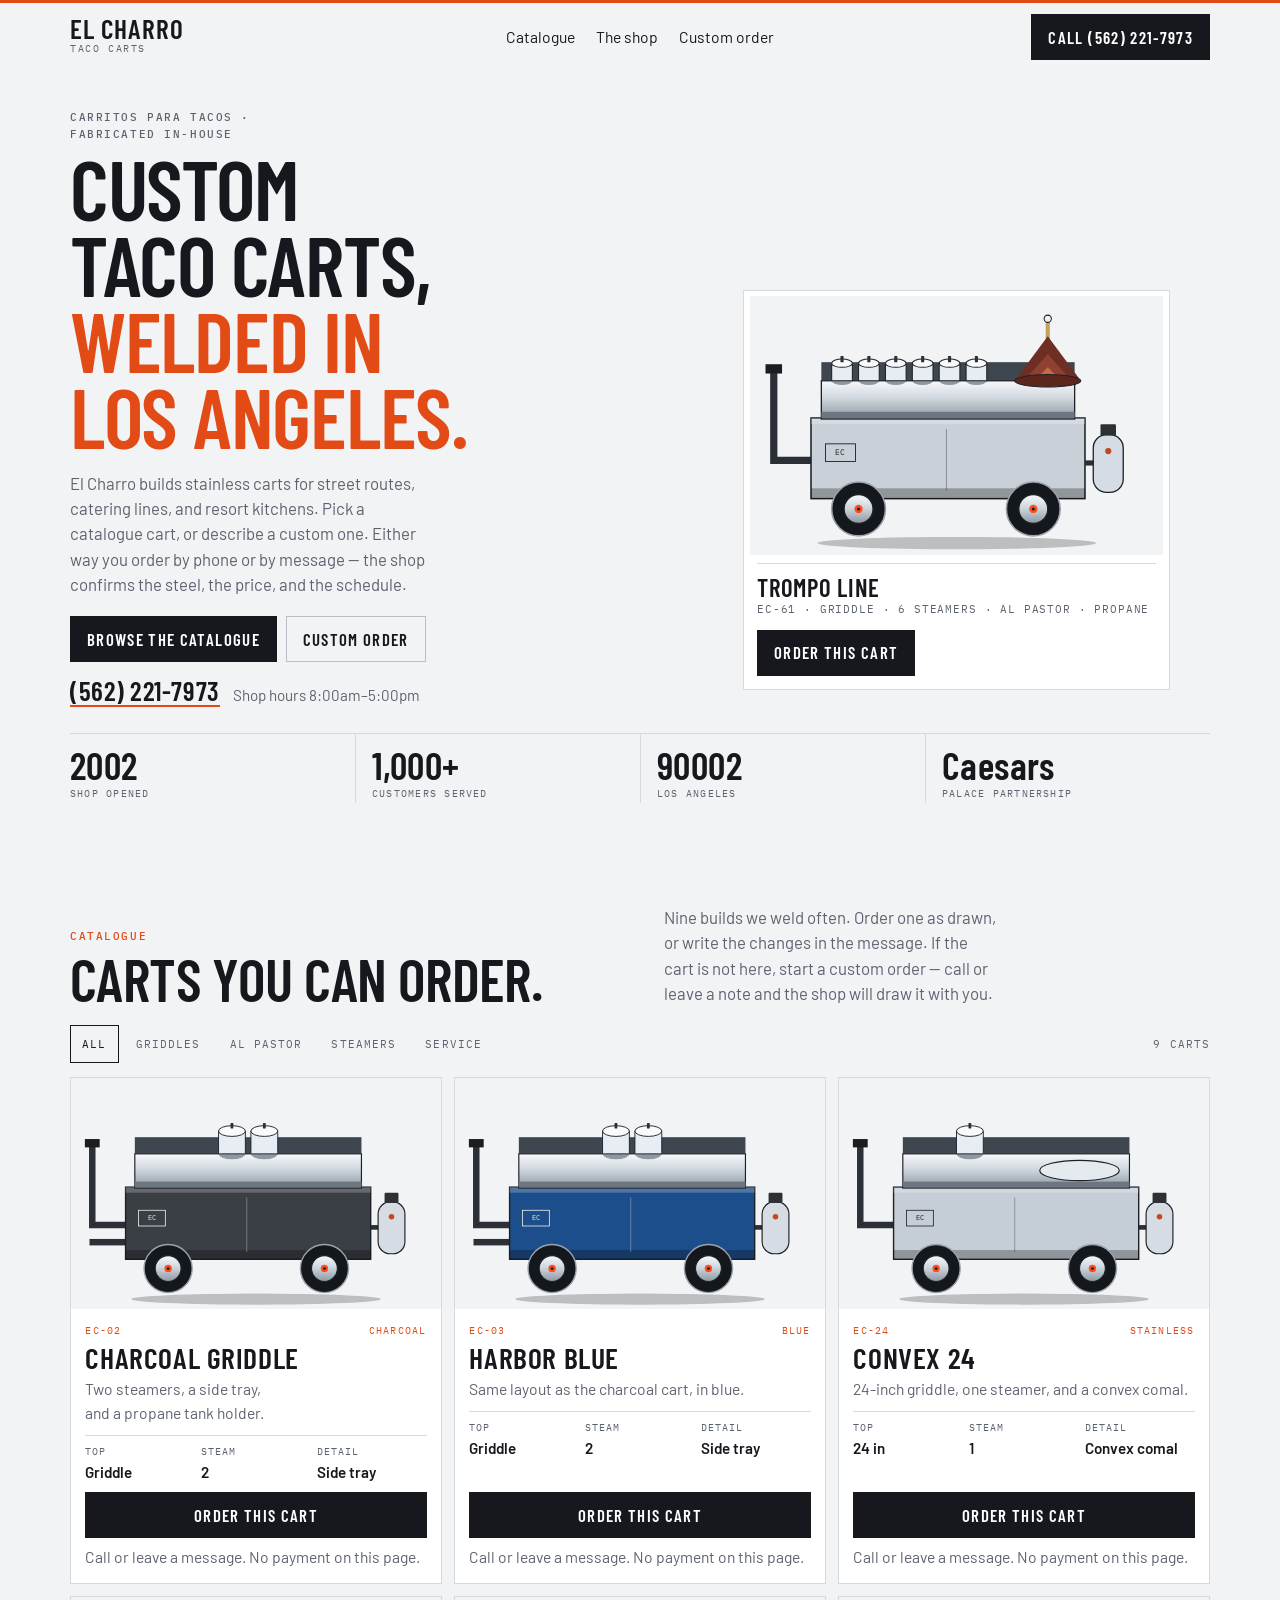
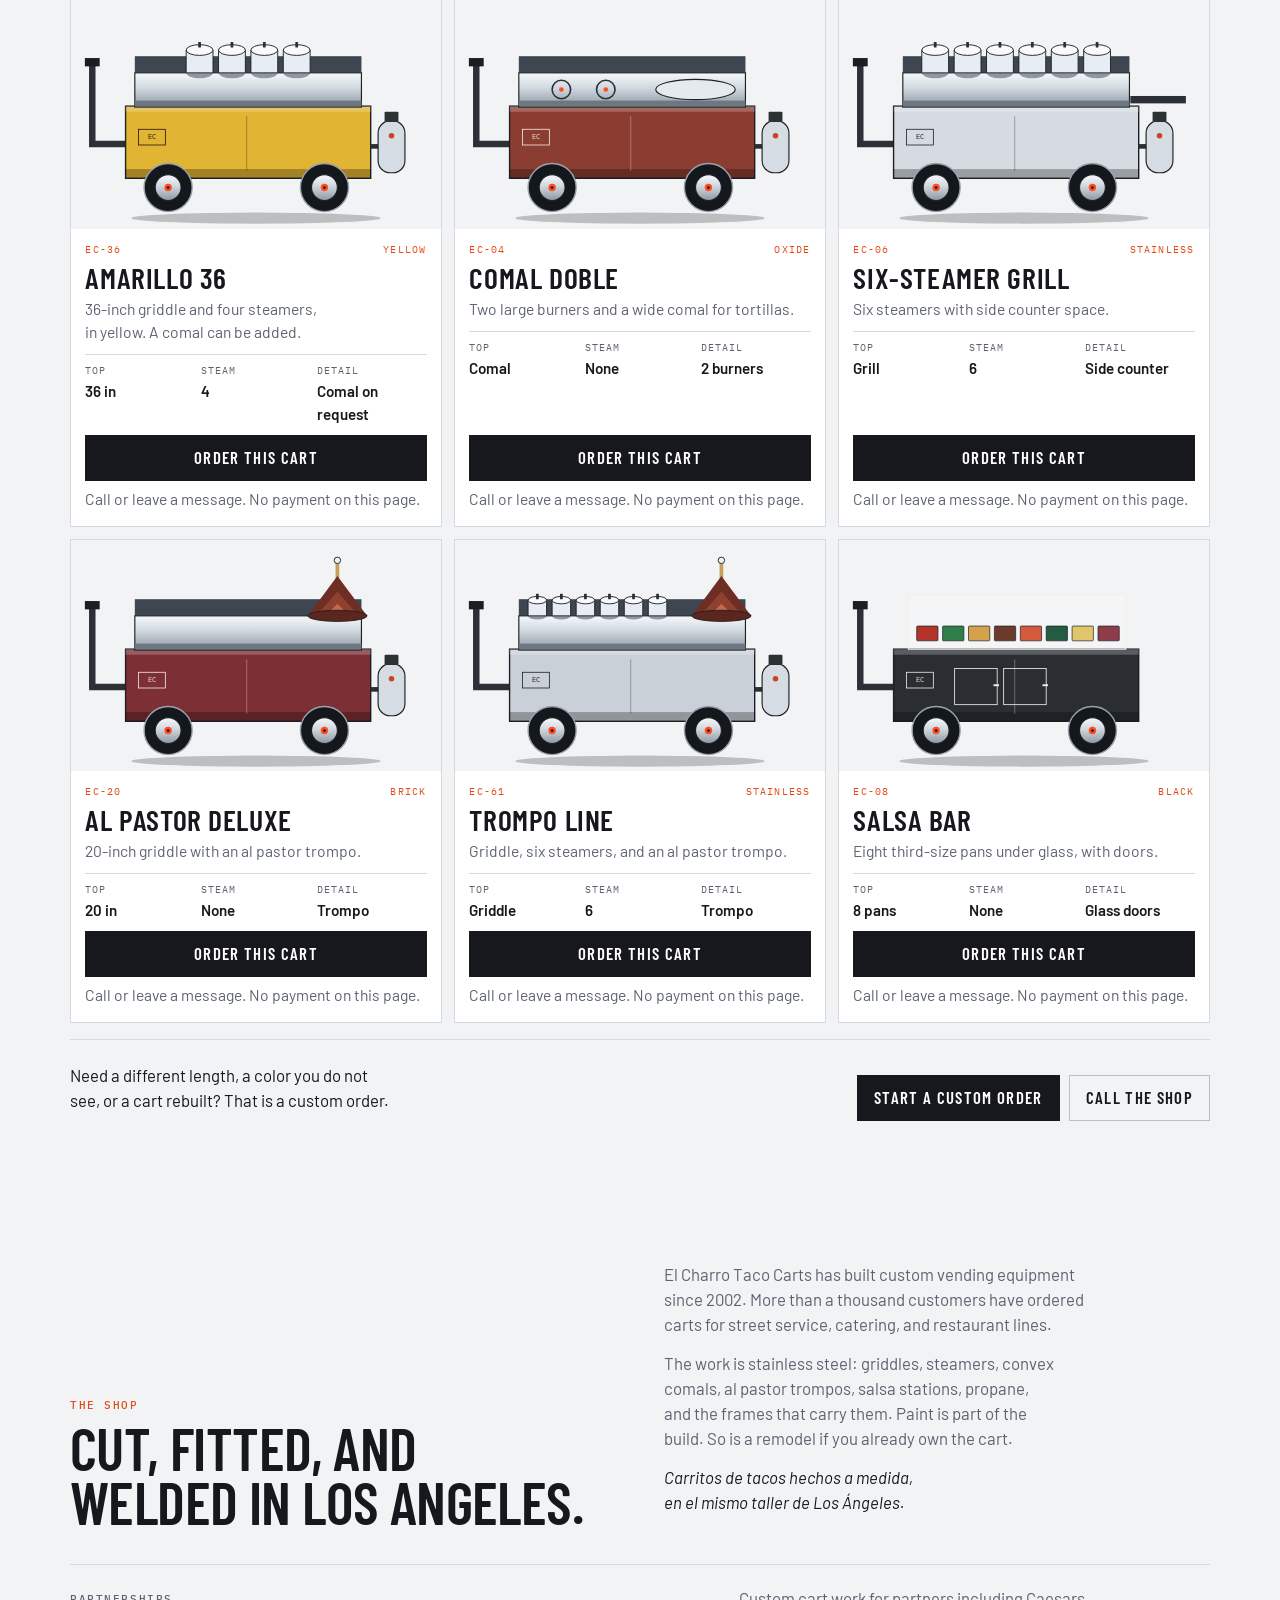
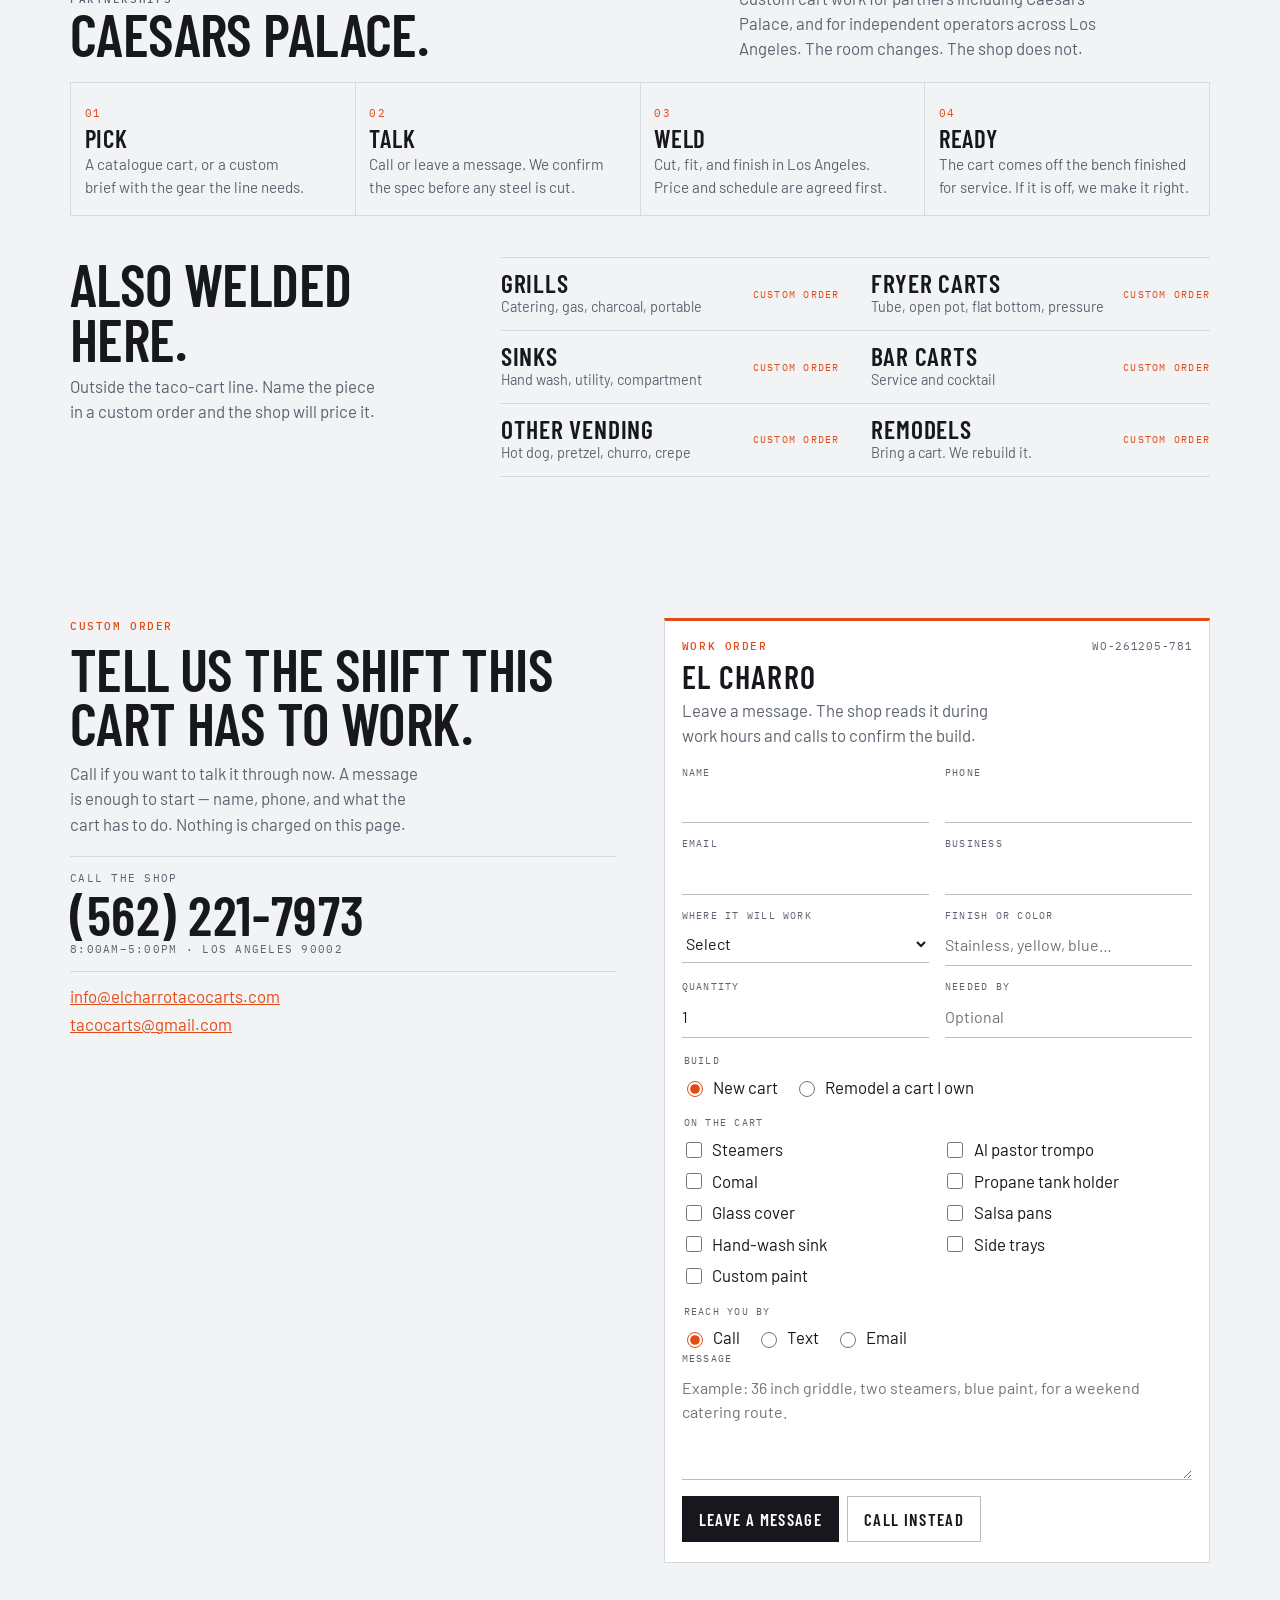
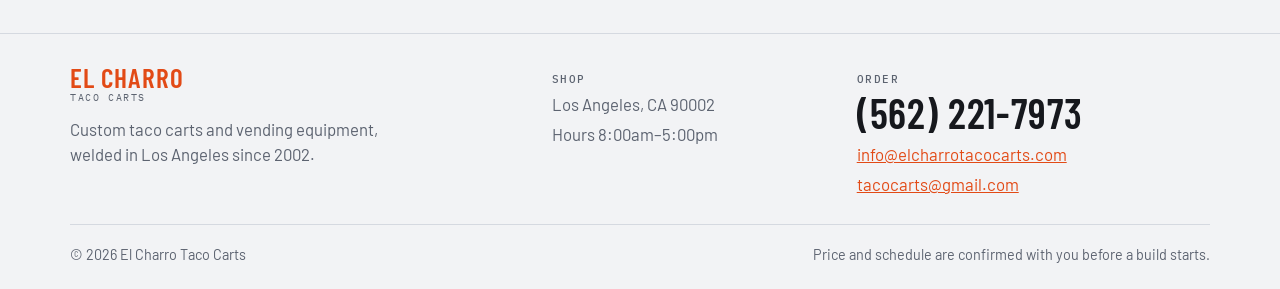
<file: _old-version/index.html>
<!DOCTYPE html>
<html lang="en">
<head>
  <meta charset="utf-8">
  <meta name="viewport" content="width=device-width, initial-scale=1">
  <title>El Charro Taco Carts | Welded in Los Angeles</title>
  <meta name="description" content="El Charro welds custom taco carts in Los Angeles. Order a catalogue build or start a custom cart. Call (562) 221-7973 or leave a message.">
  <meta name="theme-color" content="#f2f3f5">
  <meta property="og:title" content="El Charro Taco Carts">
  <meta property="og:description" content="Custom taco carts welded in Los Angeles. Order from the catalogue or start a custom build by phone or message.">
  <meta property="og:type" content="website">
  <meta property="og:locale" content="en_US">
  <link rel="icon" href="favicon.svg" type="image/svg+xml">
  <link rel="preconnect" href="https://fonts.googleapis.com">
  <link rel="preconnect" href="https://fonts.gstatic.com" crossorigin>
  <link href="https://fonts.googleapis.com/css2?family=Barlow+Condensed:wght@500;600;700&family=Barlow:wght@400;500;600&family=IBM+Plex+Mono:wght@400;500&display=swap" rel="stylesheet">
  <link rel="stylesheet" href="css/site.css">
  <script type="application/ld+json">
  {
    "@context": "https://schema.org",
    "@type": "LocalBusiness",
    "name": "El Charro Taco Carts",
    "description": "Custom welded taco carts and food vending equipment in Los Angeles.",
    "telephone": "+1-562-221-7973",
    "email": "info@elcharrotacocarts.com",
    "foundingDate": "2002",
    "address": {
      "@type": "PostalAddress",
      "addressLocality": "Los Angeles",
      "addressRegion": "CA",
      "postalCode": "90002",
      "addressCountry": "US"
    },
    "areaServed": "Los Angeles"
  }
  </script>
  <script src="js/site.js" defer></script>
</head>
<body id="top">
  <a class="skip" href="#main">Skip to content</a>

  <header class="header">
    <div class="wrap header-bar">
      <a class="logo" href="#top">
        <strong>El Charro</strong>
        <em>Taco carts</em>
      </a>
      <nav id="site-nav" class="nav-links" aria-label="Primary">
        <a href="#catalogue">Catalogue</a>
        <a href="#shop">The shop</a>
        <a href="#custom">Custom order</a>
      </nav>
      <div class="header-actions">
        <button class="nav-toggle" type="button" aria-expanded="false" aria-controls="site-nav">
          <span class="sr">Menu</span>
          <i></i><i></i>
        </button>
        <a class="btn btn-heat" href="tel:+15622217973">
          <span class="call-long">Call (562) 221-7973</span>
          <span class="call-short">Call</span>
        </a>
      </div>
    </div>
  </header>

  <main id="main">
    <section class="hero">
      <div class="wrap hero-grid">
        <div class="hero-copy">
          <p class="eyebrow">Carritos para tacos · Fabricated in-house</p>
          <h1>
            <span>Custom taco carts,</span>
            <span class="heat">welded in<br>Los Angeles.</span>
          </h1>
          <p>El Charro builds stainless carts for street routes, catering lines, and resort kitchens. Pick a catalogue cart, or describe a custom one. Either way you order by phone or by message — the shop confirms the steel, the price, and the schedule.</p>
          <div class="hero-actions">
            <a class="btn btn-heat" href="#catalogue">Browse the catalogue</a>
            <a class="btn btn-steel" href="#custom">Custom order</a>
          </div>
          <p class="hero-phone">
            <a href="tel:+15622217973">(562) 221-7973</a>
            <span>Shop hours 8:00am–5:00pm</span>
          </p>
        </div>
        <figure class="drawing">
          <div class="hero-art" id="hero-art">
            <p class="art-fallback">EC-61 Trompo Line</p>
          </div>
          <figcaption>
            <div>
              <strong>Trompo Line</strong>
              <span>EC-61 · Griddle · 6 steamers · al pastor · propane</span>
            </div>
            <button class="btn btn-heat" type="button" data-order="trompo">Order this cart</button>
          </figcaption>
        </figure>
      </div>
      <div class="wrap">
        <ul class="stats">
          <li><strong>2002</strong><span>Shop opened</span></li>
          <li><strong>1,000+</strong><span>Customers served</span></li>
          <li><strong>90002</strong><span>Los Angeles</span></li>
          <li><strong>Caesars</strong><span>Palace partnership</span></li>
        </ul>
      </div>
    </section>

    <section class="catalogue" id="catalogue">
      <div class="wrap">
        <div class="section-head">
          <div>
            <p class="eyebrow">Catalogue</p>
            <h2>Carts you can order.</h2>
          </div>
          <p class="lede">Nine builds we weld often. Order one as drawn, or write the changes in the message. If the cart is not here, start a custom order — call or leave a note and the shop will draw it with you.</p>
        </div>
        <div class="filter-row">
          <div class="filters" role="group" aria-label="Filter carts">
            <button class="filter" type="button" data-filter="all" aria-pressed="true">All</button>
            <button class="filter" type="button" data-filter="griddles" aria-pressed="false">Griddles</button>
            <button class="filter" type="button" data-filter="pastor" aria-pressed="false">Al pastor</button>
            <button class="filter" type="button" data-filter="steam" aria-pressed="false">Steamers</button>
            <button class="filter" type="button" data-filter="service" aria-pressed="false">Service</button>
          </div>
          <p id="result-count" class="count">9 carts</p>
        </div>
        <div id="catalogue-grid" class="cards">
          <article class="fallback">
            <h3>Charcoal Griddle</h3>
            <p>Two steamers, a side tray, and a propane tank holder.</p>
            <a href="tel:+15622217973">Call to order</a>
          </article>
          <article class="fallback">
            <h3>Harbor Blue</h3>
            <p>Same layout as the charcoal cart, in blue.</p>
            <a href="tel:+15622217973">Call to order</a>
          </article>
          <article class="fallback">
            <h3>Convex 24</h3>
            <p>24-inch griddle, one steamer, and a convex comal.</p>
            <a href="tel:+15622217973">Call to order</a>
          </article>
          <article class="fallback">
            <h3>Amarillo 36</h3>
            <p>36-inch griddle and four steamers, in yellow.</p>
            <a href="tel:+15622217973">Call to order</a>
          </article>
          <article class="fallback">
            <h3>Comal Doble</h3>
            <p>Two large burners and a wide comal.</p>
            <a href="tel:+15622217973">Call to order</a>
          </article>
          <article class="fallback">
            <h3>Six-Steamer Grill</h3>
            <p>Six steamers with side counter space.</p>
            <a href="tel:+15622217973">Call to order</a>
          </article>
          <article class="fallback">
            <h3>Al Pastor Deluxe</h3>
            <p>20-inch griddle with an al pastor trompo.</p>
            <a href="tel:+15622217973">Call to order</a>
          </article>
          <article class="fallback">
            <h3>Trompo Line</h3>
            <p>Griddle, six steamers, and an al pastor trompo.</p>
            <a href="tel:+15622217973">Call to order</a>
          </article>
          <article class="fallback">
            <h3>Salsa Bar</h3>
            <p>Eight third-size pans under glass, with doors.</p>
            <a href="tel:+15622217973">Call to order</a>
          </article>
        </div>
        <p id="empty-note" class="empty" hidden>Nothing in this group. Show all carts, or start a custom order.</p>
        <div class="catalogue-end">
          <p>Need a different length, a color you do not see, or a cart rebuilt? That is a custom order.</p>
          <div class="hero-actions">
            <a class="btn btn-heat" href="#custom">Start a custom order</a>
            <a class="btn btn-line" href="tel:+15622217973">Call the shop</a>
          </div>
        </div>
      </div>
    </section>

    <section class="shop" id="shop">
      <div class="wrap shop-grid">
        <div>
          <p class="eyebrow">The shop</p>
          <h2>Cut, fitted, and welded in Los Angeles.</h2>
        </div>
        <div class="prose">
          <p>El Charro Taco Carts has built custom vending equipment since 2002. More than a thousand customers have ordered carts for street service, catering, and restaurant lines.</p>
          <p>The work is stainless steel: griddles, steamers, convex comals, al pastor trompos, salsa stations, propane, and the frames that carry them. Paint is part of the build. So is a remodel if you already own the cart.</p>
          <p class="quiet">Carritos de tacos hechos a medida, en el mismo taller de Los Ángeles.</p>
        </div>
      </div>

      <div class="wrap">
        <div class="credential">
          <div>
            <p class="eyebrow">Partnerships</p>
            <h2>Caesars Palace.</h2>
          </div>
          <p>Custom cart work for partners including Caesars Palace, and for independent operators across Los Angeles. The room changes. The shop does not.</p>
        </div>

        <ol class="process">
          <li>
            <span>01</span>
            <h3>Pick</h3>
            <p>A catalogue cart, or a custom brief with the gear the line needs.</p>
          </li>
          <li>
            <span>02</span>
            <h3>Talk</h3>
            <p>Call or leave a message. We confirm the spec before any steel is cut.</p>
          </li>
          <li>
            <span>03</span>
            <h3>Weld</h3>
            <p>Cut, fit, and finish in Los Angeles. Price and schedule are agreed first.</p>
          </li>
          <li>
            <span>04</span>
            <h3>Ready</h3>
            <p>The cart comes off the bench finished for service. If it is off, we make it right.</p>
          </li>
        </ol>

        <div class="also">
          <div>
            <h2>Also welded here.</h2>
            <p class="lede">Outside the taco-cart line. Name the piece in a custom order and the shop will price it.</p>
          </div>
          <div class="also-list">
            <button type="button" data-interest="Grills — catering, gas, charcoal, or portable.">
              <span>Grills</span>
              <small>Catering, gas, charcoal, portable</small>
              <em>Custom order</em>
            </button>
            <button type="button" data-interest="Fryer cart — tube, open pot, flat bottom, or pressure.">
              <span>Fryer carts</span>
              <small>Tube, open pot, flat bottom, pressure</small>
              <em>Custom order</em>
            </button>
            <button type="button" data-interest="Sink — portable hand wash, utility, or compartment.">
              <span>Sinks</span>
              <small>Hand wash, utility, compartment</small>
              <em>Custom order</em>
            </button>
            <button type="button" data-interest="Bar cart — service cart or cocktail cart.">
              <span>Bar carts</span>
              <small>Service and cocktail</small>
              <em>Custom order</em>
            </button>
            <button type="button" data-interest="Other vending cart — hot dog, pretzel, churro, or crepe.">
              <span>Other vending</span>
              <small>Hot dog, pretzel, churro, crepe</small>
              <em>Custom order</em>
            </button>
            <button type="button" data-interest="Remodel of a cart I already own.">
              <span>Remodels</span>
              <small>Bring a cart. We rebuild it.</small>
              <em>Custom order</em>
            </button>
          </div>
        </div>
      </div>
    </section>

    <section class="custom" id="custom">
      <div class="wrap custom-grid">
        <div class="custom-copy">
          <p class="eyebrow">Custom order</p>
          <h2>Tell us the shift this cart has to work.</h2>
          <p class="lede">Call if you want to talk it through now. A message is enough to start — name, phone, and what the cart has to do. Nothing is charged on this page.</p>
          <a class="phone-block" href="tel:+15622217973">
            <span>Call the shop</span>
            <strong>(562) 221-7973</strong>
            <em>8:00am–5:00pm · Los Angeles 90002</em>
          </a>
          <p class="emails">
            <a href="mailto:info@elcharrotacocarts.com">info@elcharrotacocarts.com</a>
            <a href="mailto:tacocarts@gmail.com">tacocarts@gmail.com</a>
          </p>
        </div>

        <form id="custom-form" class="ticket" action="mailto:info@elcharrotacocarts.com,tacocarts@gmail.com" method="post" enctype="text/plain">
          <div class="ticket-head">
            <div>
              <p class="eyebrow">Work order</p>
              <p class="ticket-brand">El Charro</p>
            </div>
            <p class="ref"><span class="sr">Reference </span><span data-ref>WO-</span></p>
          </div>
          <p class="ticket-note">Leave a message. The shop reads it during work hours and calls to confirm the build.</p>
          <div class="fields">
            <p class="form-alert" data-alert hidden></p>
            <div class="form-grid two">
              <label class="field">
                <span>Name</span>
                <input name="name" autocomplete="name" required>
                <small class="field-error" data-error-for="name"></small>
              </label>
              <label class="field">
                <span>Phone</span>
                <input name="phone" type="tel" inputmode="tel" autocomplete="tel" required>
                <small class="field-error" data-error-for="phone"></small>
              </label>
              <label class="field">
                <span>Email</span>
                <input name="email" type="email" autocomplete="email" inputmode="email">
                <small class="field-error" data-error-for="email"></small>
              </label>
              <label class="field">
                <span>Business</span>
                <input name="business" autocomplete="organization">
              </label>
              <label class="field">
                <span>Where it will work</span>
                <select name="service">
                  <option value="">Select</option>
                  <option>Street route</option>
                  <option>Catering and events</option>
                  <option>Restaurant</option>
                  <option>Hotel or resort</option>
                  <option>Not sure yet</option>
                </select>
              </label>
              <label class="field">
                <span>Finish or color</span>
                <input name="finish" placeholder="Stainless, yellow, blue…">
              </label>
              <label class="field">
                <span>Quantity</span>
                <input name="quantity" type="number" min="1" max="25" value="1" inputmode="numeric">
              </label>
              <label class="field">
                <span>Needed by</span>
                <input name="needed" placeholder="Optional">
              </label>
            </div>
            <fieldset>
              <legend>Build</legend>
              <div class="choices">
                <label><input type="radio" name="build" value="New cart" checked> New cart</label>
                <label><input type="radio" name="build" value="Remodel"> Remodel a cart I own</label>
              </div>
            </fieldset>
            <fieldset>
              <legend>On the cart</legend>
              <div class="checks">
                <label><input type="checkbox" name="gear" value="Steamers"> Steamers</label>
                <label><input type="checkbox" name="gear" value="Al pastor trompo"> Al pastor trompo</label>
                <label><input type="checkbox" name="gear" value="Comal"> Comal</label>
                <label><input type="checkbox" name="gear" value="Propane tank holder"> Propane tank holder</label>
                <label><input type="checkbox" name="gear" value="Glass cover"> Glass cover</label>
                <label><input type="checkbox" name="gear" value="Salsa pans"> Salsa pans</label>
                <label><input type="checkbox" name="gear" value="Hand-wash sink"> Hand-wash sink</label>
                <label><input type="checkbox" name="gear" value="Side trays"> Side trays</label>
                <label><input type="checkbox" name="gear" value="Custom paint"> Custom paint</label>
              </div>
            </fieldset>
            <fieldset>
              <legend>Reach you by</legend>
              <div class="choices">
                <label><input type="radio" name="contact" value="Call" checked> Call</label>
                <label><input type="radio" name="contact" value="Text"> Text</label>
                <label><input type="radio" name="contact" value="Email"> Email</label>
              </div>
            </fieldset>
            <label class="field">
              <span>Message</span>
              <textarea name="message" required placeholder="Example: 36 inch griddle, two steamers, blue paint, for a weekend catering route."></textarea>
              <small class="field-error" data-error-for="message"></small>
            </label>
            <input type="hidden" name="cartId" value="custom">
            <input type="hidden" name="cartName" value="Custom build">
            <input type="hidden" name="cartCode" value="">
            <input type="hidden" name="spec" value="">
            <input type="hidden" name="ref" value="">
            <div class="form-actions">
              <button class="btn btn-heat" type="submit">Leave a message</button>
              <a class="btn btn-line" href="tel:+15622217973">Call instead</a>
            </div>
          </div>
          <div class="result" hidden></div>
        </form>
      </div>
    </section>
  </main>

  <footer class="footer">
    <div class="wrap footer-grid">
      <div>
        <a class="logo" href="#top">
          <strong>El Charro</strong>
          <em>Taco carts</em>
        </a>
        <p>Custom taco carts and vending equipment, welded in Los Angeles since 2002.</p>
      </div>
      <div>
        <p class="eyebrow">Shop</p>
        <p>Los Angeles, CA 90002</p>
        <p>Hours 8:00am–5:00pm</p>
      </div>
      <div>
        <p class="eyebrow">Order</p>
        <a class="big" href="tel:+15622217973">(562) 221-7973</a>
        <p><a href="mailto:info@elcharrotacocarts.com">info@elcharrotacocarts.com</a></p>
        <p><a href="mailto:tacocarts@gmail.com">tacocarts@gmail.com</a></p>
      </div>
    </div>
    <div class="wrap footer-base">
      <p>© <span id="year">2026</span> El Charro Taco Carts</p>
      <p>Price and schedule are confirmed with you before a build starts.</p>
    </div>
  </footer>

  <div class="dock">
    <a class="btn btn-steel" href="tel:+15622217973">Call</a>
    <a class="btn btn-heat" href="#custom">Custom order</a>
  </div>

  <dialog id="order-dialog" aria-labelledby="order-title">
    <form id="order-form" class="ticket" action="mailto:info@elcharrotacocarts.com,tacocarts@gmail.com" method="post" enctype="text/plain">
      <div class="ticket-head">
        <div>
          <p class="eyebrow" id="order-kicker">Catalogue order</p>
          <h2 id="order-title">Order</h2>
        </div>
        <button class="close" type="button" data-close aria-label="Close">Close</button>
      </div>
      <p class="ticket-note">Order this cart as drawn, or write what you want changed. Call now, or leave a message. The shop confirms price and schedule. Nothing is charged here.</p>
      <div class="fields">
        <p class="spec-chip" id="order-spec"></p>
        <p class="form-alert" data-alert hidden></p>
        <div class="form-grid two">
          <label class="field">
            <span>Name</span>
            <input name="name" autocomplete="name" required>
            <small class="field-error" data-error-for="name"></small>
          </label>
          <label class="field">
            <span>Phone</span>
            <input name="phone" type="tel" inputmode="tel" autocomplete="tel" required>
            <small class="field-error" data-error-for="phone"></small>
          </label>
          <label class="field">
            <span>Email</span>
            <input name="email" type="email" autocomplete="email" inputmode="email">
            <small class="field-error" data-error-for="email"></small>
          </label>
          <label class="field">
            <span>Quantity</span>
            <input name="quantity" type="number" min="1" max="25" value="1" inputmode="numeric">
          </label>
          <label class="field">
            <span>Business</span>
            <input name="business" autocomplete="organization">
          </label>
          <label class="field">
            <span>Needed by</span>
            <input name="needed" placeholder="Optional">
          </label>
        </div>
        <fieldset>
          <legend>Reach you by</legend>
          <div class="choices">
            <label><input type="radio" name="contact" value="Call" checked> Call</label>
            <label><input type="radio" name="contact" value="Text"> Text</label>
            <label><input type="radio" name="contact" value="Email"> Email</label>
          </div>
        </fieldset>
        <label class="field">
          <span>Message</span>
          <textarea name="message" placeholder="Optional. Example: same cart, with a comal added and red paint."></textarea>
          <small class="field-error" data-error-for="message"></small>
        </label>
        <input type="hidden" name="cartId" value="">
        <input type="hidden" name="cartName" value="">
        <input type="hidden" name="cartCode" value="">
        <input type="hidden" name="spec" value="">
        <input type="hidden" name="finish" value="">
        <input type="hidden" name="ref" value="">
        <div class="form-actions">
          <button class="btn btn-heat" type="submit">Leave a message</button>
          <a class="btn btn-line" href="tel:+15622217973">Call the shop</a>
        </div>
      </div>
      <div class="result" hidden></div>
    </form>
  </dialog>
</body>
</html>
</file>
<file: _old-version/css/site.css>
:root {
  --bg: #f2f3f5;
  --surface: #ffffff;
  --ink: #16181d;
  --muted: #5c6370;
  --line: #d5d9e0;
  --line-strong: #b7bec8;
  --heat: #e24a16;
  --sans: "Barlow", "Avenir Next", "Segoe UI", sans-serif;
  --display: "Barlow Condensed", "Arial Narrow", Impact, sans-serif;
  --mono: "IBM Plex Mono", ui-monospace, monospace;
  --pad: clamp(1.1rem, 3vw, 2rem);
  --header: 4.25rem;
  color-scheme: light;
}

*,
*::before,
*::after { box-sizing: border-box; }

html {
  scroll-behavior: smooth;
  scroll-padding-top: 5rem;
  scroll-padding-bottom: 5rem;
}

body {
  margin: 0;
  font-family: var(--sans);
  font-size: 1.05rem;
  line-height: 1.5;
  color: var(--ink);
  background: var(--bg);
  overflow-x: clip;
}

img, svg { max-width: 100%; display: block; }

h1, h2, h3, p { text-wrap: balance; }

a { color: inherit; }

button, input, textarea, select { font: inherit; color: inherit; }

button { cursor: pointer; }

::selection { background: #f3d2c4; color: var(--ink); }

:focus-visible {
  outline: 2px solid var(--heat);
  outline-offset: 3px;
}

[hidden] { display: none !important; }

.sr {
  position: absolute;
  width: 1px;
  height: 1px;
  padding: 0;
  margin: -1px;
  overflow: hidden;
  clip: rect(0, 0, 0, 0);
  white-space: nowrap;
  border: 0;
}

.skip {
  position: absolute;
  left: 1rem;
  top: -4rem;
  z-index: 80;
  background: var(--ink);
  color: white;
  padding: 0.5rem 0.75rem;
  text-decoration: none;
}

.skip:focus { top: 0.6rem; }

.wrap {
  width: min(1140px, calc(100% - (var(--pad) * 2)));
  margin-inline: auto;
  min-width: 0;
}

.eyebrow {
  margin: 0 0 0.45rem;
  font-family: var(--mono);
  font-size: 0.7rem;
  font-weight: 500;
  letter-spacing: 0.14em;
  text-transform: uppercase;
  color: var(--heat);
}

.lede {
  margin: 0;
  color: var(--muted);
  font-size: 1.05rem;
  max-width: 46ch;
}

h1 {
  margin: 0;
  font-family: var(--display);
  font-weight: 600;
  font-size: clamp(3.3rem, 6.6vw, 5.6rem);
  line-height: 0.9;
  letter-spacing: -0.015em;
  text-transform: uppercase;
}

h1 span { display: block; max-width: 100%; }

h1 .heat { color: var(--heat); }

h2 {
  margin: 0;
  font-family: var(--display);
  font-weight: 600;
  font-size: clamp(2.5rem, 4.6vw, 3.8rem);
  line-height: 0.92;
  letter-spacing: -0.01em;
  text-transform: uppercase;
}

.btn {
  display: inline-flex;
  align-items: center;
  justify-content: center;
  gap: 0.4rem;
  min-height: 46px;
  padding: 0.65rem 1rem;
  text-decoration: none;
  text-transform: uppercase;
  letter-spacing: 0.08em;
  font-family: var(--display);
  font-size: 1.05rem;
  font-weight: 600;
  line-height: 1;
  border: 1px solid transparent;
  border-radius: 0;
}

.btn-heat { background: var(--ink); color: white; }

.btn-heat:hover { background: var(--heat); }

.btn-steel,
.btn-line {
  background: transparent;
  color: var(--ink);
  border-color: var(--line-strong);
}

.btn-steel:hover,
.btn-line:hover { border-color: var(--ink); }

.header {
  position: sticky;
  top: 0;
  z-index: 30;
  background: rgba(242, 243, 245, 0.92);
  border-top: 3px solid var(--heat);
  backdrop-filter: blur(14px);
}

.header.is-scrolled { border-bottom: 1px solid var(--line); }

.header-bar {
  position: relative;
  display: flex;
  align-items: center;
  justify-content: space-between;
  gap: 1rem;
  min-height: var(--header);
}

.logo {
  display: flex;
  flex-direction: column;
  text-decoration: none;
  color: inherit;
}

.logo strong {
  font-family: var(--display);
  font-size: 1.7rem;
  font-weight: 600;
  letter-spacing: 0.04em;
  line-height: 0.85;
  text-transform: uppercase;
}

.logo em {
  margin-top: 0.15rem;
  font-family: var(--mono);
  font-style: normal;
  font-size: 0.62rem;
  letter-spacing: 0.16em;
  text-transform: uppercase;
  color: var(--muted);
}

.nav-links { display: none; }

.nav-links a {
  color: var(--ink);
  text-decoration: none;
  font-size: 0.98rem;
}

.nav-links a:hover { color: var(--heat); }

.header-actions {
  display: flex;
  align-items: center;
  gap: 0.35rem;
}

.nav-toggle {
  width: 44px;
  height: 44px;
  display: inline-flex;
  flex-direction: column;
  justify-content: center;
  align-items: center;
  gap: 6px;
  background: transparent;
  border: 0;
  color: var(--ink);
}

.nav-toggle i {
  display: block;
  width: 18px;
  height: 1.5px;
  background: currentColor;
}

.call-short { display: none; }

.nav-links.is-open {
  display: flex;
  flex-direction: column;
  position: absolute;
  top: calc(100% + 0.15rem);
  left: 0;
  right: 0;
  z-index: 40;
  background: var(--surface);
  border: 1px solid var(--line);
  padding: 0.25rem 0.4rem;
}

.nav-links.is-open a {
  padding: 0.8rem 0.55rem;
  border-bottom: 1px solid var(--line);
}

.nav-links.is-open a:last-child { border-bottom: 0; }

.hero { padding-block: clamp(1.4rem, 3vw, 2.4rem) clamp(1.2rem, 3vw, 2rem); }

.hero-grid { display: grid; gap: 1.4rem; min-width: 0; }

.hero-grid > *,
.section-head > *,
.shop-grid > *,
.custom-grid > *,
.card,
.drawing,
.hero-art,
.card-art,
.also > * { min-width: 0; }

.hero-copy p { max-width: min(44ch, 100%); color: var(--muted); }

.hero-actions {
  display: flex;
  flex-wrap: wrap;
  gap: 0.55rem;
  margin-top: 1.2rem;
}

.hero-phone {
  display: flex;
  flex-wrap: wrap;
  gap: 0.35rem 0.85rem;
  align-items: baseline;
  margin: 0.95rem 0 0;
  color: var(--muted);
  font-size: 0.95rem;
}

.hero-phone a {
  color: var(--ink);
  font-family: var(--display);
  font-size: 1.7rem;
  font-weight: 600;
  letter-spacing: 0.02em;
  text-decoration: none;
  border-bottom: 2px solid var(--heat);
  line-height: 1;
}

.drawing {
  background: var(--surface);
  border: 1px solid var(--line);
  padding: 0.35rem 0.35rem 0.85rem;
}

.hero-art,
.card-art { aspect-ratio: 800 / 500; }

.hero-art { background: var(--bg); }

.hero-art svg,
.card-art svg { width: 100%; height: 100%; }

.art-fallback {
  margin: 0;
  height: 100%;
  display: grid;
  place-items: center;
  font-family: var(--mono);
  font-size: 0.72rem;
  letter-spacing: 0.12em;
  text-transform: uppercase;
  color: var(--muted);
}

.drawing figcaption {
  display: flex;
  flex-wrap: wrap;
  align-items: center;
  justify-content: space-between;
  gap: 0.75rem;
  margin: 0.55rem 0.45rem 0;
  padding-top: 0.7rem;
  border-top: 1px solid var(--line);
}

.drawing figcaption strong {
  display: block;
  font-family: var(--display);
  font-size: 1.55rem;
  font-weight: 600;
  letter-spacing: 0.03em;
  text-transform: uppercase;
  line-height: 0.9;
}

.drawing figcaption span {
  display: block;
  margin-top: 0.25rem;
  font-family: var(--mono);
  font-size: 0.66rem;
  letter-spacing: 0.08em;
  text-transform: uppercase;
  color: var(--muted);
}

.stats {
  display: grid;
  grid-template-columns: 1fr 1fr;
  margin: 1.6rem 0 0;
  padding: 0;
  list-style: none;
  border-top: 1px solid var(--line);
}

.stats li {
  padding: 0.85rem 0.8rem 0.15rem 0;
  border-bottom: 1px solid var(--line);
}

.stats strong {
  display: block;
  font-family: var(--display);
  font-weight: 600;
  font-size: clamp(2rem, 3vw, 2.6rem);
  line-height: 0.9;
  letter-spacing: 0.01em;
}

.stats span {
  display: block;
  margin-top: 0.2rem;
  font-family: var(--mono);
  font-size: 0.64rem;
  letter-spacing: 0.12em;
  text-transform: uppercase;
  color: var(--muted);
}

.catalogue,
.shop,
.custom { padding-block: clamp(2.8rem, 6vw, 4.4rem); }

.section-head {
  display: grid;
  gap: 0.75rem;
  margin-bottom: 1.2rem;
}

.filter-row {
  display: flex;
  flex-wrap: wrap;
  align-items: center;
  justify-content: space-between;
  gap: 0.6rem 1rem;
  margin-bottom: 0.85rem;
}

.filters {
  display: flex;
  gap: 0.3rem;
  overflow-x: auto;
  max-width: 100%;
}

.filter {
  flex: none;
  min-height: 38px;
  padding: 0.35rem 0.7rem;
  border: 1px solid transparent;
  background: transparent;
  color: var(--muted);
  font-family: var(--mono);
  font-size: 0.68rem;
  letter-spacing: 0.1em;
  text-transform: uppercase;
}

.filter[aria-pressed="true"] {
  border-color: var(--ink);
  color: var(--ink);
}

.count {
  margin: 0;
  font-family: var(--mono);
  font-size: 0.68rem;
  letter-spacing: 0.1em;
  text-transform: uppercase;
  color: var(--muted);
}

.cards {
  display: grid;
  grid-template-columns: 1fr;
  gap: 0.75rem;
}

.card {
  display: flex;
  flex-direction: column;
  background: var(--surface);
  border: 1px solid var(--line);
}

.card:hover { border-color: var(--ink); }

.card-art { background: var(--bg); }

.card-body {
  display: flex;
  flex-direction: column;
  gap: 0.4rem;
  flex: 1;
  padding: 0.85rem 0.9rem 0.95rem;
}

.card-kicker {
  display: flex;
  justify-content: space-between;
  gap: 0.5rem;
  font-family: var(--mono);
  font-size: 0.64rem;
  letter-spacing: 0.12em;
  text-transform: uppercase;
  color: var(--heat);
}

.card h3 {
  margin: 0;
  font-family: var(--display);
  font-weight: 600;
  font-size: 1.85rem;
  letter-spacing: 0.02em;
  text-transform: uppercase;
  line-height: 0.9;
}

.card p { margin: 0; color: var(--muted); font-size: 0.98rem; }

.specs {
  display: grid;
  grid-template-columns: repeat(3, minmax(0, 1fr));
  gap: 0.4rem;
  margin: 0.25rem 0 0.15rem;
  padding-top: 0.55rem;
  border-top: 1px solid var(--line);
}

.specs dt {
  font-family: var(--mono);
  font-size: 0.6rem;
  letter-spacing: 0.1em;
  text-transform: uppercase;
  color: var(--muted);
}

.specs dd { margin: 0.1rem 0 0; font-weight: 600; font-size: 0.95rem; }

.card .btn { width: 100%; margin-top: auto; }

.fine { color: var(--muted); font-size: 0.82rem; }

.fallback a { color: var(--heat); }

.empty { margin: 1rem 0 0; }

.catalogue-end {
  display: flex;
  flex-wrap: wrap;
  align-items: center;
  justify-content: space-between;
  gap: 1rem;
  margin-top: 1rem;
  padding-top: 1rem;
  border-top: 1px solid var(--line);
}

.catalogue-end p { margin: 0; max-width: 46ch; }

.shop-grid,
.custom-grid { display: grid; gap: 1.3rem; }

.prose p { margin: 0 0 0.85rem; color: var(--muted); max-width: 52ch; }

.quiet {
  color: var(--ink) !important;
  font-style: italic;
}

.credential {
  display: grid;
  gap: 0.6rem;
  margin-top: 2.2rem;
  padding-top: 1.3rem;
  border-top: 1px solid var(--line);
}

.credential p { margin: 0; color: var(--muted); max-width: 42ch; }

.process {
  display: grid;
  grid-template-columns: 1fr 1fr;
  gap: 1px;
  margin: 1.3rem 0 0;
  padding: 0;
  list-style: none;
  background: var(--line);
  border: 1px solid var(--line);
}

.process li { background: var(--bg); padding: 0.9rem 0.85rem 1rem; }

.process span {
  font-family: var(--mono);
  font-size: 0.66rem;
  letter-spacing: 0.14em;
  color: var(--heat);
}

.process h3 {
  margin: 0.25rem 0 0.25rem;
  font-family: var(--display);
  font-weight: 600;
  font-size: 1.55rem;
  letter-spacing: 0.03em;
  text-transform: uppercase;
  line-height: 0.9;
}

.process p { margin: 0; color: var(--muted); font-size: 0.95rem; }

.also { margin-top: 2.6rem; display: grid; gap: 1rem; }

.also .lede { margin-top: 0.5rem; }

.also-list { border-top: 1px solid var(--line); }

.also-list button {
  width: 100%;
  display: grid;
  grid-template-columns: 1fr auto;
  grid-template-areas: "name go" "meta go";
  gap: 0.1rem 1rem;
  align-items: center;
  text-align: left;
  padding: 0.8rem 0;
  background: transparent;
  border: 0;
  border-bottom: 1px solid var(--line);
  color: inherit;
}

.also-list span {
  grid-area: name;
  font-family: var(--display);
  font-size: 1.6rem;
  font-weight: 600;
  letter-spacing: 0.03em;
  text-transform: uppercase;
  line-height: 0.9;
}

.also-list small { grid-area: meta; color: var(--muted); font-size: 0.9rem; }

.also-list em {
  grid-area: go;
  font-family: var(--mono);
  font-style: normal;
  font-size: 0.64rem;
  letter-spacing: 0.12em;
  text-transform: uppercase;
  color: var(--heat);
}

.also-list button:hover span { color: var(--heat); }

.custom-copy .lede { margin-top: 0.7rem; }

.phone-block {
  display: flex;
  flex-direction: column;
  gap: 0.15rem;
  margin-top: 1.2rem;
  padding: 0.85rem 0;
  border-block: 1px solid var(--line);
  text-decoration: none;
}

.phone-block span,
.phone-block em {
  font-family: var(--mono);
  font-style: normal;
  font-size: 0.66rem;
  letter-spacing: 0.12em;
  text-transform: uppercase;
  color: var(--muted);
}

.phone-block strong {
  font-family: var(--display);
  font-weight: 600;
  font-size: clamp(2.5rem, 5vw, 3.5rem);
  letter-spacing: 0.01em;
  line-height: 0.9;
}

.phone-block:hover strong { color: var(--heat); }

.emails { display: grid; gap: 0.15rem; margin: 0.75rem 0 0; }

.emails a { color: var(--heat); }

.ticket {
  background: var(--surface);
  color: var(--ink);
  border: 1px solid var(--line);
  border-top: 3px solid var(--heat);
  padding: 1.1rem 1.05rem 1.2rem;
}

.ticket-head {
  display: flex;
  justify-content: space-between;
  align-items: flex-start;
  gap: 1rem;
}

.ticket-brand {
  margin: 0;
  font-family: var(--display);
  font-size: 2rem;
  font-weight: 600;
  letter-spacing: 0.04em;
  text-transform: uppercase;
  line-height: 0.9;
}

.ticket h2 {
  font-size: clamp(2rem, 4vw, 2.7rem);
  color: var(--ink);
}

.ref {
  margin: 0;
  font-family: var(--mono);
  font-size: 0.7rem;
  letter-spacing: 0.06em;
  color: var(--muted);
}

.ticket-note { margin: 0.45rem 0 1rem; color: var(--muted); }

.form-grid { display: grid; gap: 0.8rem 1rem; }

.field { display: flex; flex-direction: column; gap: 0.15rem; }

.field > span,
.ticket legend {
  font-family: var(--mono);
  font-size: 0.64rem;
  letter-spacing: 0.12em;
  text-transform: uppercase;
  color: var(--muted);
}

.ticket input,
.ticket textarea,
.ticket select {
  width: 100%;
  background: transparent;
  border: 0;
  border-bottom: 1px solid var(--line-strong);
  border-radius: 0;
  padding: 0.5rem 0;
  color: var(--ink);
  font-size: 1rem;
}

.ticket textarea { min-height: 7rem; resize: vertical; }

.ticket input:focus,
.ticket textarea:focus,
.ticket select:focus { outline: none; border-bottom-color: var(--heat); }

.ticket input:-webkit-autofill,
.ticket textarea:-webkit-autofill {
  -webkit-text-fill-color: var(--ink);
  box-shadow: 0 0 0 1000px var(--surface) inset;
}

fieldset { border: 0; margin: 0.95rem 0 0; padding: 0; }

.choices,
.checks { display: flex; flex-wrap: wrap; gap: 0.5rem 1rem; margin-top: 0.4rem; }

.checks { display: grid; grid-template-columns: 1fr 1fr; gap: 0.4rem 0.8rem; }

.choices label,
.checks label { display: flex; align-items: center; gap: 0.45rem; }

input[type="checkbox"],
input[type="radio"] { accent-color: var(--heat); width: 1rem; height: 1rem; }

.field-error { margin: 0; color: var(--heat); font-size: 0.82rem; }

.field-error:empty { display: none; }

.form-alert {
  margin: 0 0 0.8rem;
  padding: 0.55rem 0.65rem;
  background: #f8ebe6;
  color: #7a2e16;
  font-size: 0.92rem;
}

.form-actions,
.result-actions {
  display: flex;
  flex-wrap: wrap;
  gap: 0.5rem;
  margin-top: 1rem;
}

.spec-chip {
  margin: 0 0 0.9rem;
  padding: 0.6rem 0.7rem;
  background: var(--bg);
  border: 1px solid var(--line);
  font-family: var(--mono);
  font-size: 0.75rem;
  line-height: 1.45;
}

.result h3 {
  margin: 0.15rem 0 0.3rem;
  font-family: var(--display);
  font-weight: 600;
  font-size: 2rem;
  letter-spacing: 0.02em;
  text-transform: uppercase;
  line-height: 0.9;
}

.result p { margin: 0; color: var(--muted); }

.order-text {
  white-space: pre-wrap;
  margin: 0.7rem 0 0;
  padding: 0.75rem;
  background: var(--bg);
  border: 1px solid var(--line);
  font-family: var(--mono);
  font-size: 0.75rem;
  line-height: 1.45;
}

.close {
  min-height: 44px;
  padding: 0;
  background: transparent;
  border: 0;
  font-family: var(--mono);
  font-size: 0.66rem;
  letter-spacing: 0.12em;
  text-transform: uppercase;
  color: var(--muted);
}

.footer {
  padding: 2rem 0 1.2rem;
  border-top: 1px solid var(--line);
}

.footer-grid { display: grid; gap: 1.4rem; }

.footer p { margin: 0.3rem 0; color: var(--muted); }

.footer .logo { margin-bottom: 0.65rem; }

.footer a { color: var(--heat); }

.footer a.big {
  display: inline-block;
  margin: 0.1rem 0 0.35rem;
  font-family: var(--display);
  font-weight: 600;
  font-size: clamp(2rem, 4vw, 2.6rem);
  line-height: 0.9;
  letter-spacing: 0.02em;
  color: var(--ink);
  text-decoration: none;
}

.footer-base {
  display: flex;
  flex-wrap: wrap;
  gap: 0.35rem 1.3rem;
  justify-content: space-between;
  margin-top: 1.4rem;
  padding-top: 0.85rem;
  border-top: 1px solid var(--line);
}

.footer-base p { font-size: 0.9rem; }

.dock {
  position: fixed;
  left: 0;
  right: 0;
  bottom: 0;
  z-index: 35;
  display: grid;
  grid-template-columns: 0.8fr 1.2fr;
  gap: 0.45rem;
  padding: 0.55rem var(--pad) calc(0.55rem + env(safe-area-inset-bottom));
  background: rgba(242, 243, 245, 0.96);
  border-top: 1px solid var(--line);
  backdrop-filter: blur(12px);
}

.dock .btn { width: 100%; }

body { padding-bottom: 4.6rem; }

#order-dialog {
  width: min(620px, calc(100% - 1.5rem));
  max-height: min(92vh, 920px);
  margin: auto;
  padding: 0;
  border: 0;
  background: transparent;
  color: var(--ink);
  overflow: auto;
}

#order-dialog::backdrop { background: rgba(22, 24, 29, 0.46); }

@media (min-width: 700px) {
  .stats { grid-template-columns: repeat(4, 1fr); }
  .stats li { border-bottom: 0; border-left: 1px solid var(--line); padding: 0.9rem 1rem 0.1rem; }
  .stats li:first-child { border-left: 0; padding-left: 0; }
  .cards { grid-template-columns: 1fr 1fr; }
  .form-grid.two { grid-template-columns: 1fr 1fr; }
  .also-list { display: grid; grid-template-columns: 1fr 1fr; }
  .also-list button:nth-child(odd) { padding-right: 1rem; }
  .also-list button:nth-child(even) { padding-left: 1rem; }
}

@media (min-width: 800px) {
  .process { grid-template-columns: repeat(4, 1fr); }
  .credential { grid-template-columns: 1.15fr 0.85fr; align-items: end; gap: 2rem; }
  .footer-grid { grid-template-columns: 1.3fr 0.8fr 1fr; }
}

@media (min-width: 860px) {
  .nav-toggle { display: none; }
  .nav-links,
  .nav-links.is-open {
    display: flex;
    position: static;
    flex-direction: row;
    gap: 1.3rem;
    background: transparent;
    border: 0;
    padding: 0;
  }
  .nav-links a { padding: 0; border: 0; }
  .header-bar { display: grid; grid-template-columns: 1fr auto 1fr; }
  .header-actions { justify-self: end; }
  .dock { display: none; }
  body { padding-bottom: 0; }
  html { scroll-padding-bottom: 1rem; }
}

@media (min-width: 980px) {
  .hero-grid {
    grid-template-columns: 1.08fr 0.92fr;
    gap: 2rem 2.4rem;
    align-items: end;
  }
  .section-head,
  .shop-grid,
  .custom-grid {
    grid-template-columns: 1fr 1fr;
    gap: 1.4rem 3rem;
    align-items: end;
  }
  .custom-grid { align-items: start; }
  .also { grid-template-columns: 0.72fr 1.28fr; align-items: start; gap: 2rem; }
}

@media (min-width: 1100px) {
  .cards { grid-template-columns: 1fr 1fr 1fr; }
}

@media (max-width: 700px) {
  h1 { font-size: clamp(2.8rem, 12vw, 3.5rem); }
  .drawing figcaption .btn { width: 100%; }
  .hero-actions { flex-direction: column; align-items: stretch; }
  .hero-actions .btn { width: 100%; }
}

@media (max-width: 520px) {
  .call-long { display: none; }
  .call-short { display: inline; }
  #order-dialog {
    width: 100%;
    max-height: 100%;
    height: 100%;
  }
}

@media (prefers-reduced-motion: reduce) {
  html { scroll-behavior: auto; }
}
</file>
